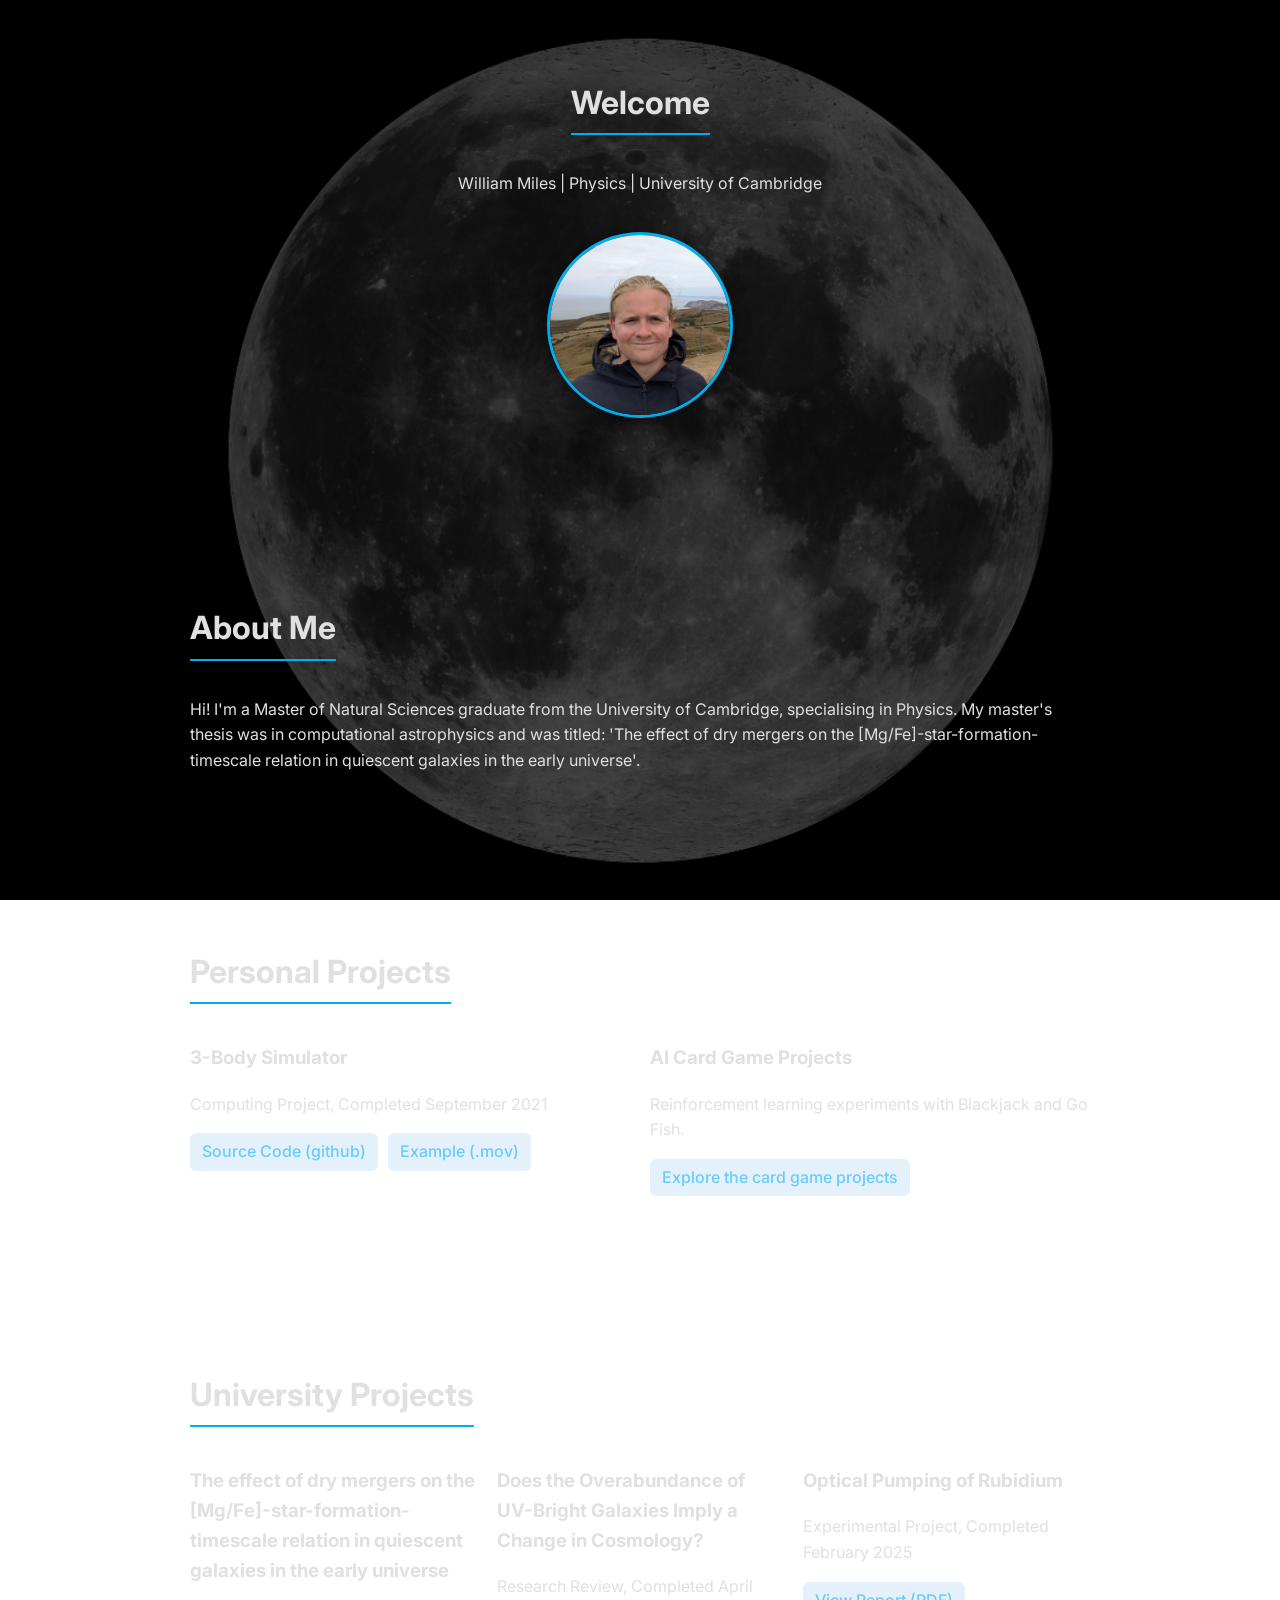
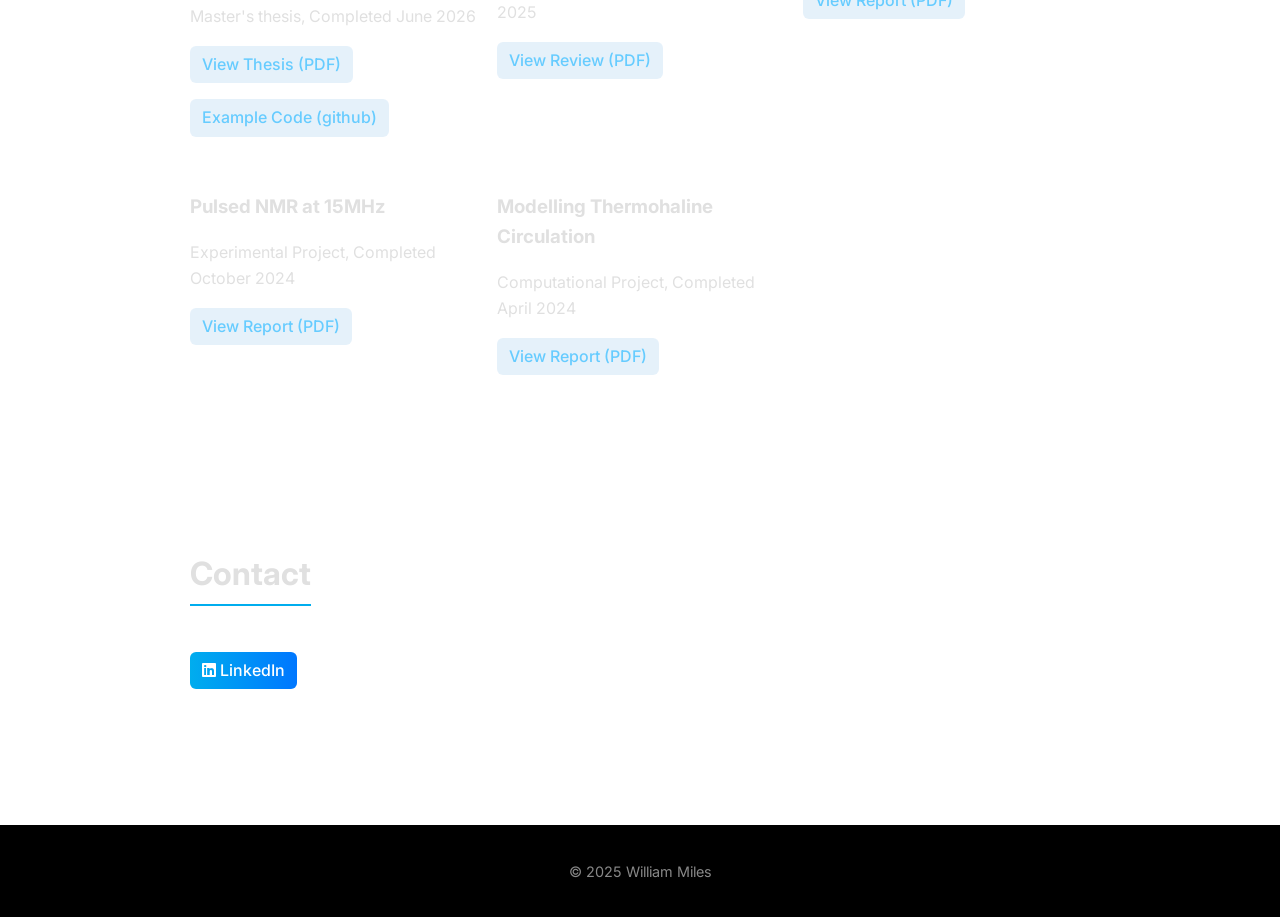
<file: index.html>
<!DOCTYPE html>
<html lang="en">
<head>
  <meta charset="UTF-8">
  <meta name="viewport" content="width=device-width, initial-scale=1.0">
  <title>William Miles | University of Cambridge</title>
  <link rel="icon" type="image/png" href="assets/images/favicon.png">
  <link rel="stylesheet" href="assets/style.css">
  <!-- Google Fonts -->
  <link href="https://fonts.googleapis.com/css2?family=Inter:wght@300;500;700&display=swap" rel="stylesheet">
  <link rel="stylesheet" href="https://cdnjs.cloudflare.com/ajax/libs/font-awesome/6.4.0/css/all.min.css">
</head>
<body>
  <div id="progress"></div>
  <!-- Header / Navbar -->

  <!-- Home Section -->
  <section id="home" class="section center">
    <h2>Welcome</h2>
    <p>William Miles | Physics | University of Cambridge</p>
    <img src="assets/images/profile.jpg" alt="Profile photo" class="profile-pic">
  </section>

  <!-- About Section -->
  <section id="about" class="section">
    <h2>About Me</h2>
    <p>Hi! I'm a Master of Natural Sciences graduate from the University of Cambridge, specialising in Physics.
      My master's thesis was in computational astrophysics and was titled: 'The effect of dry mergers on the [Mg/Fe]-star-formation-timescale relation in quiescent galaxies in the early universe'.
    </p>
  </section>

<section id="personal projects" class="section">
  <h2>Personal Projects</h2>

  <div class="project-grid">
    <article>
      <h3>3-Body Simulator</h3>
      <p>Computing Project, Completed September 2021</p>
      <div class="project-links">
        <!-- Link to source code (GitHub or local repo) -->
        <a href="https://github.com/will9104/3-Body-Simulator-" target="_blank" >Source Code (github)</a>
    
        <!-- Link to .mov example simulation stored in repo -->
        <a href="assets/projects/3body/3body_example.mov" target="_blank">Example (.mov)</a>
      </div>
    </article>

    <article>
      <h3>AI Card Game Projects</h3>
      <p>Reinforcement learning experiments with Blackjack and Go Fish.</p>
      <p><a href="card-games.html">Explore the card game projects</a></p>
    </article>
  </div>
</section>

 <!-- Projects Section -->
<section id="uni projects" class="section">
  <h2>University Projects</h2>
  
  <div class="project-grid">
    <article>
      <h3>The effect of dry mergers on the [Mg/Fe]-star-formation-timescale relation in quiescent galaxies in the early universe</h3>
      <p>Master's thesis, Completed June 2026</p>
      <p><a href="assets/reports/wm340_Report.pdf" target="_blank">View Thesis (PDF)</a></p>
      <p><a href="https://github.com/will9104/VICE_Example_Code" target="_blank" >Example Code (github)</a></p>
    </article>
    
    <article>
      <h3>Does the Overabundance of UV-Bright Galaxies Imply a Change in Cosmology?</h3>
      <p>Research Review, Completed April 2025</p>
      <p><a href="assets/reports/research_review.pdf" target="_blank">View Review (PDF)</a></p>
    </article>
      
    <article>
      <h3>Optical Pumping of Rubidium</h3>
      <p>Experimental Project, Completed February 2025</p>
      <p><a href="assets/reports/experiment2.pdf" target="_blank">View Report (PDF)</a></p>
    </article>
    
    <article>
      <h3>Pulsed NMR at 15MHz</h3>
      <p>Experimental Project, Completed October 2024</p>
      <p><a href="assets/reports/experiment1.pdf" target="_blank">View Report (PDF)</a></p>
    </article>
    
    <article>
      <h3>Modelling Thermohaline Circulation</h3>
      <p>Computational Project, Completed April 2024</p>
      <p><a href="assets/reports/QES.pdf" target="_blank">View Report (PDF)</a></p>
    </article>

  </div>
</section>


  <!-- Contact Section -->
  <section id="contact" class="section">
    <h2>Contact</h2>
    <p><a href="https://linkedin.com/in/william-miles-cam" target="_blank" class="btn"><i class="fab fa-linkedin"></i> LinkedIn</a></p>
  </section>

  <!-- Footer -->
  <footer>
    <p>© 2025 William Miles</p>
  </footer>
  <script src="assets/script.js"></script>
</body>
</html>
</file>
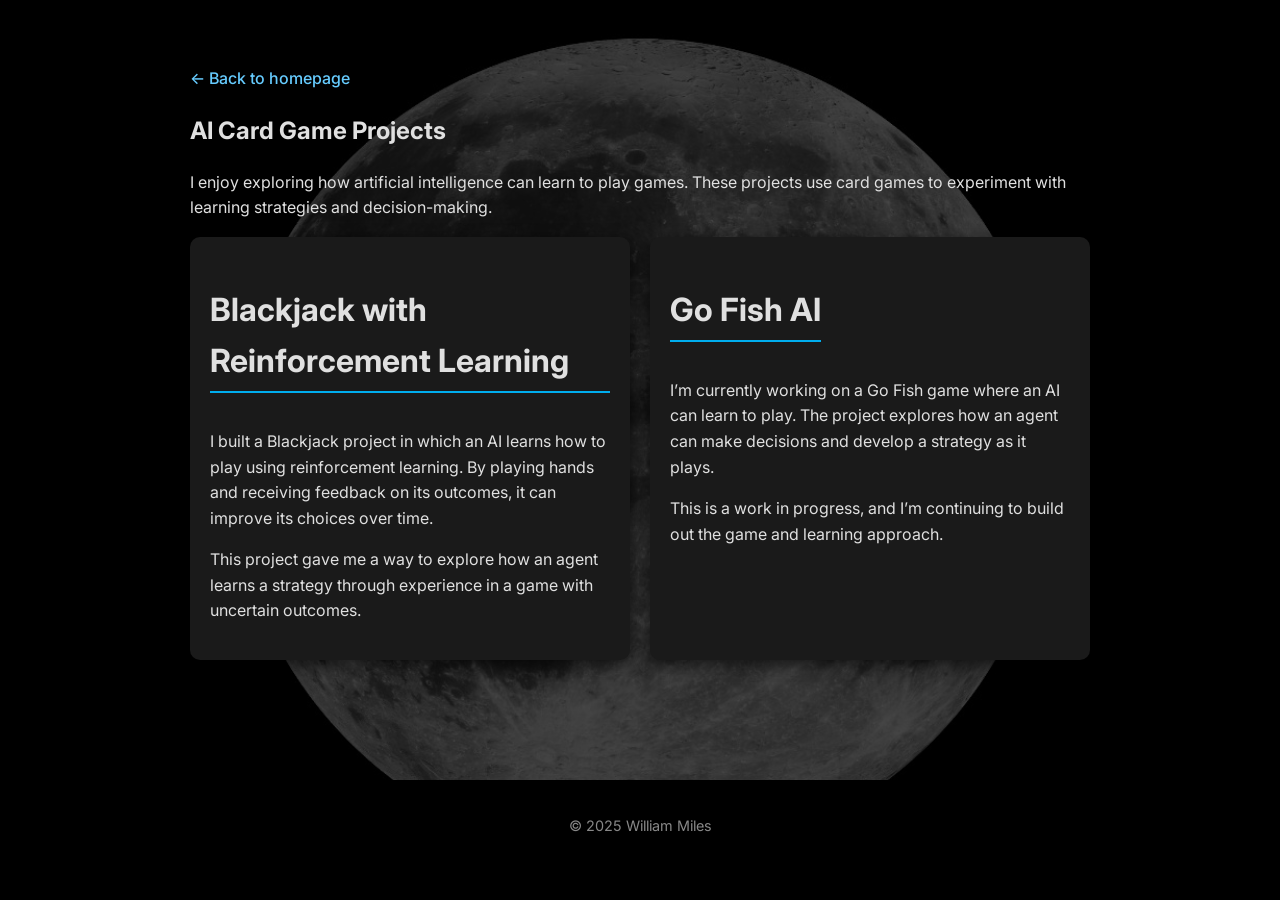
<file: card-games.html>
<!DOCTYPE html>
<html lang="en">
<head>
  <meta charset="UTF-8">
  <meta name="viewport" content="width=device-width, initial-scale=1.0">
  <title>AI Card Game Projects | William Miles</title>
  <link rel="icon" type="image/png" href="assets/images/favicon.png">
  <link rel="stylesheet" href="assets/style.css">
  <link href="https://fonts.googleapis.com/css2?family=Inter:wght@300;500;700&display=swap" rel="stylesheet">
</head>
<body>
  <div id="progress"></div>

  <main>
    <section class="section">
      <p><a href="index.html">← Back to homepage</a></p>
      <h1>AI Card Game Projects</h1>
      <p>I enjoy exploring how artificial intelligence can learn to play games. These projects use card games to experiment with learning strategies and decision-making.</p>

      <div class="project-grid">
        <article class="card">
          <h2>Blackjack with Reinforcement Learning</h2>
          <p>I built a Blackjack project in which an AI learns how to play using reinforcement learning. By playing hands and receiving feedback on its outcomes, it can improve its choices over time.</p>
          <p>This project gave me a way to explore how an agent learns a strategy through experience in a game with uncertain outcomes.</p>
        </article>

        <article class="card">
          <h2>Go Fish AI</h2>
          <p>I’m currently working on a Go Fish game where an AI can learn to play. The project explores how an agent can make decisions and develop a strategy as it plays.</p>
          <p>This is a work in progress, and I’m continuing to build out the game and learning approach.</p>
        </article>
      </div>
    </section>
  </main>

  <footer>
    <p>© 2025 William Miles</p>
  </footer>
  <script src="assets/script.js"></script>
</body>
</html>
</file>
<file: assets/style.css>
/* Global Styles */
body {
  font-family: 'Inter', sans-serif;
  margin: 0;
  background: #0d0d0d;
  color: #e0e0e0;
  line-height: 1.6;
  scroll-behavior: smooth;
}

/* Background Image */
body {
  font-family: 'Inter', sans-serif;
  margin: 0;
  background: url("images/earth.jpg") no-repeat center center fixed;
  background-size: cover;
  color: #e0e0e0;
  line-height: 1.6;
  scroll-behavior: smooth;
  position: relative;
  z-index: 1;
}

/* Dark overlay for readability */
body::before {
  content: "";
  position: fixed;
  top: 0;
  left: 0;
  width: 100%;
  height: 100%;
  background: rgba(0, 0, 0, 0.7); /* adjust opacity here */
  z-index: -1; /* stays behind content */
}

/* Navbar */
header {
  position: fixed;
  width: 100%;
  top: 0;
  background: #000;
  color: white;
  display: flex;
  justify-content: space-between;
  align-items: center;
  padding: 1em 2em;
  box-shadow: 0 2px 10px rgba(0,0,0,0.7);
  z-index: 1000;
}

header h1 {
  margin: 0;
  font-size: 1.2em;
  font-weight: 700;
}

nav a {
  margin: 0 1em;
  color: #e0e0e0;
  text-decoration: none;
  font-weight: 500;
  transition: color 0.3s;
}

nav a:hover {
  color: #00adee; /* accent color */
}

/* Sections */
.section {
  padding: 50px 20px 80px;
  max-width: 900px;
  margin: auto;
}

/* Hidden state */
.section {
  opacity: 0;
  transform: translateY(30px);
  transition: opacity 0.8s ease, transform 0.8s ease;
}

/* Visible state (added by JS) */
.section.visible {
  opacity: 1;
  transform: translateY(0);
}

.section h2 {
  font-size: 2em;
  margin-bottom: 20px;
  border-bottom: 2px solid #00adee;
  display: inline-block;
  padding-bottom: 5px;
}

/* Center content for home */
.center {
  text-align: center;
}

/* Project Cards */
.project-grid {
  display: grid;
  grid-template-columns: repeat(auto-fit, minmax(250px, 1fr));
  gap: 20px;
}

.card {
  background: #1a1a1a;
  padding: 20px;
  border-radius: 10px;
  box-shadow: 0 4px 15px rgba(0,0,0,0.6);
  transition: transform 0.2s, box-shadow 0.2s;
}

.card:hover {
  transform: translateY(-5px);
  box-shadow: 0 8px 20px rgba(0,0,0,0.8);
}

.card h3 {
  margin-top: 0;
  color: #00adee;
}

/* Buttons */
.btn {
  display: inline-block;
  margin-top: 10px;
  padding: 10px 15px;
  background: linear-gradient(90deg, #00adee, #0077ff);
  color: white;
  text-decoration: none;
  border-radius: 5px;
  transition: transform 0.2s, opacity 0.2s;
}

.btn:hover {
  opacity: 0.9;
  transform: translateY(-2px);
}

/* Footer */
footer {
  background: #000;
  color: #888;
  text-align: center;
  padding: 20px;
  margin-top: 40px;
  font-size: 0.9em;
}

#progress {
  position: fixed;
  top: 0;
  left: 0;
  height: 4px;
  background: linear-gradient(90deg, #00adee, #0077ff);
  width: 0%;
  z-index: 2000;
}

.project-links {
  display: flex;
  gap: 10px;
  flex-wrap: wrap;
  margin-top: 10px;
}

.profile-pic {
  width: 180px;         /* adjust size */
  height: 180px;
  object-fit: cover;    /* crops nicely */
  border-radius: 50%;   /* makes it circular */
  border: 3px solid #00adee; /* gradient color matches your theme */
  margin: 20px 0;
  box-shadow: 0 0 15px rgba(0, 0, 0, 0.5);
}

/* General link styling */
a {
  color: #66ccff; /* bright blue for visibility */
  text-decoration: none;
  font-weight: 500;
  transition: color 0.3s ease, background-color 0.3s ease;
}

/* Add padding and background for better contrast */
a.btn, 
.project-grid a {
  background-color: rgba(0, 119, 204, 0.1);
  padding: 6px 12px;
  border-radius: 6px;
  display: inline-block;
}

/* Hover effect */
a:hover, 
a:focus {
  color: #ffffff;
  background-color: #004080;
  text-decoration: none;
}

/* Specific link button style (for contact section) */
.btn {
  color: #fff;
  background-color: #0077cc;
  padding: 8px 16px;
  border-radius: 6px;
}

.btn:hover {
  background-color: #005fa3;
}
</file>
